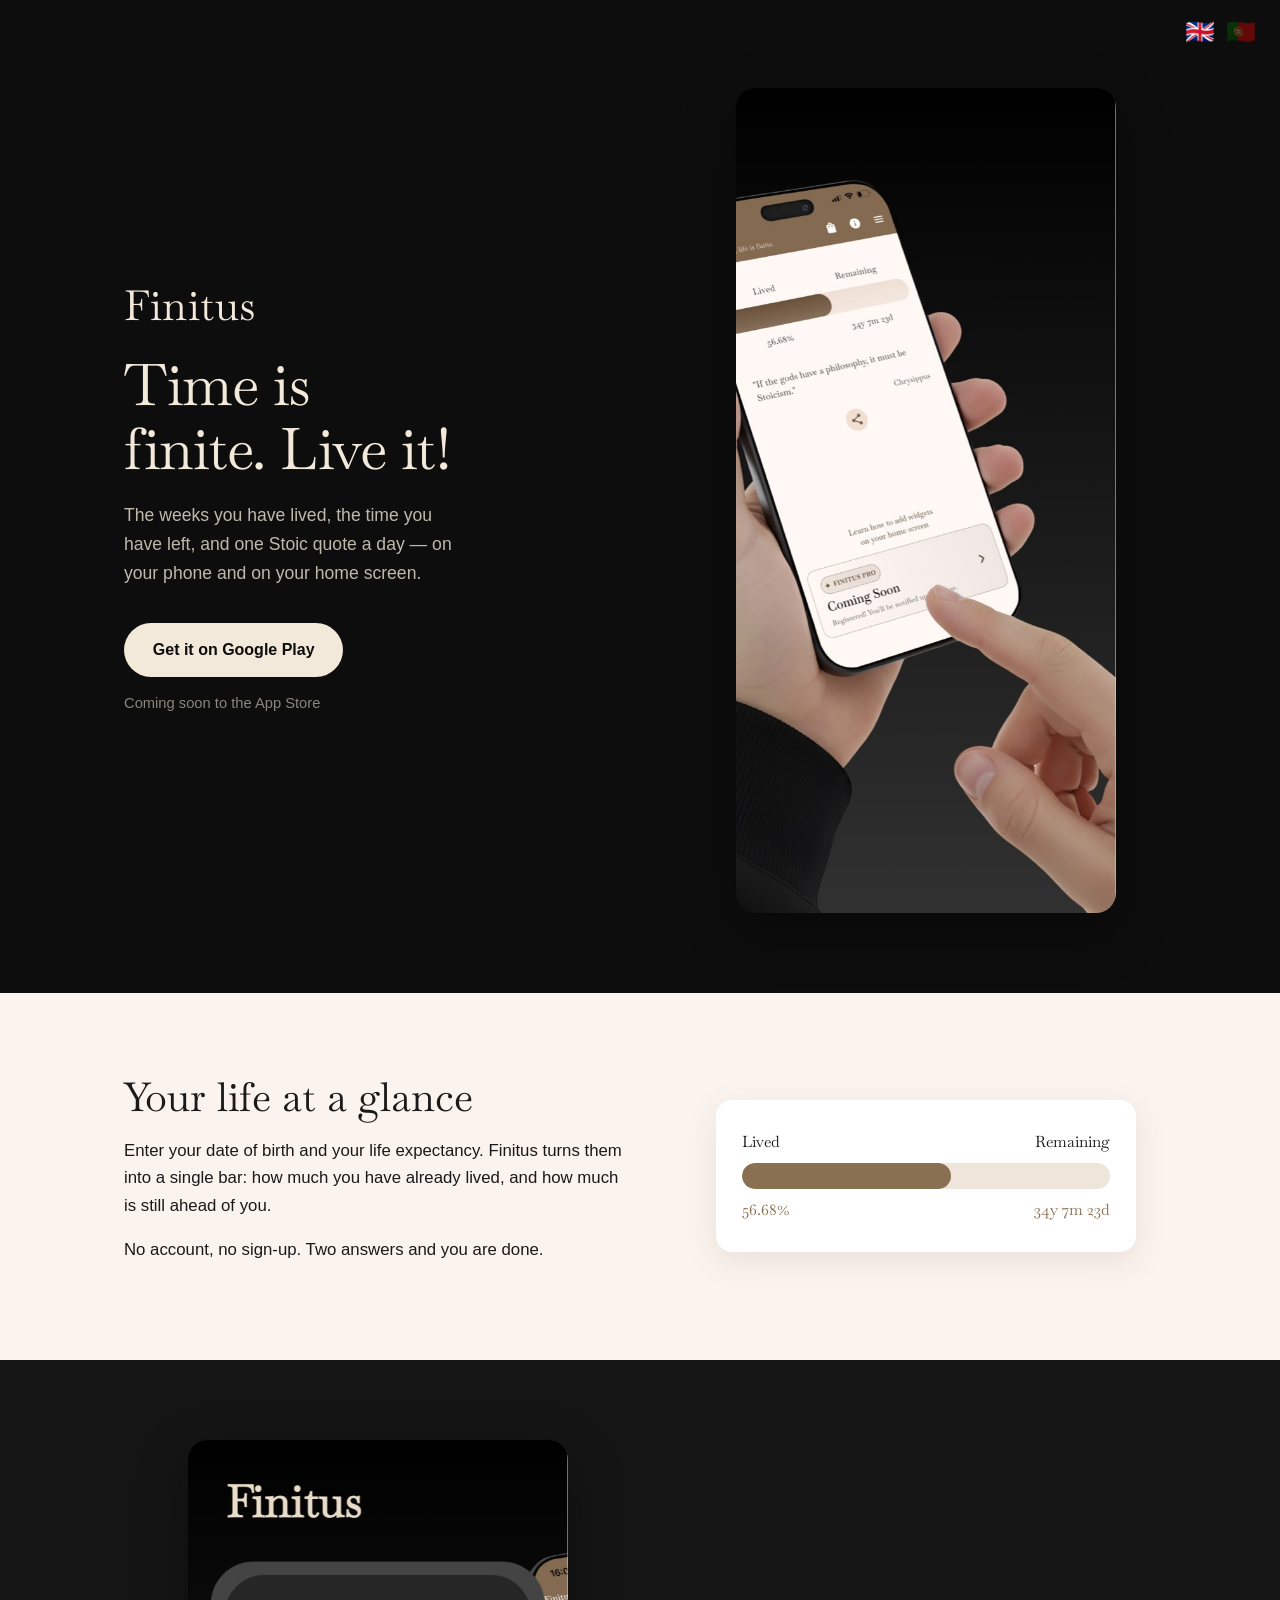
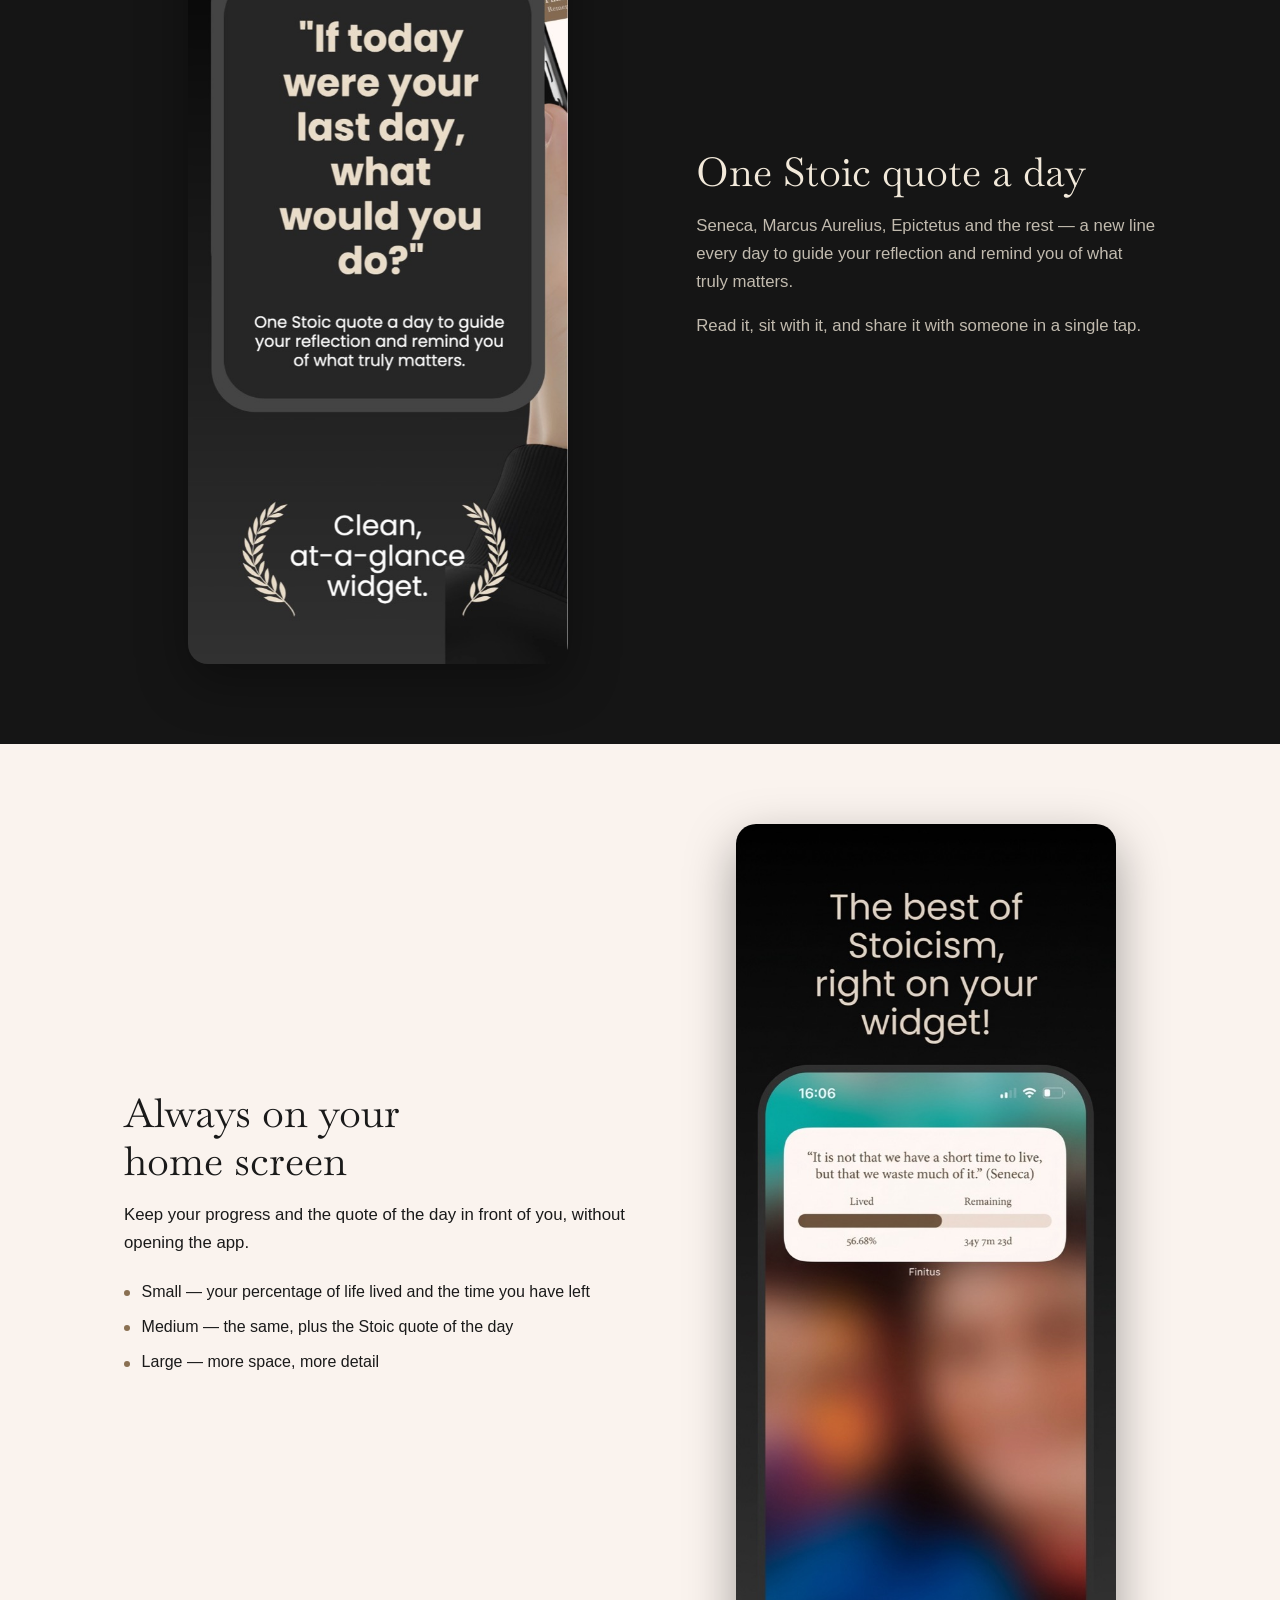
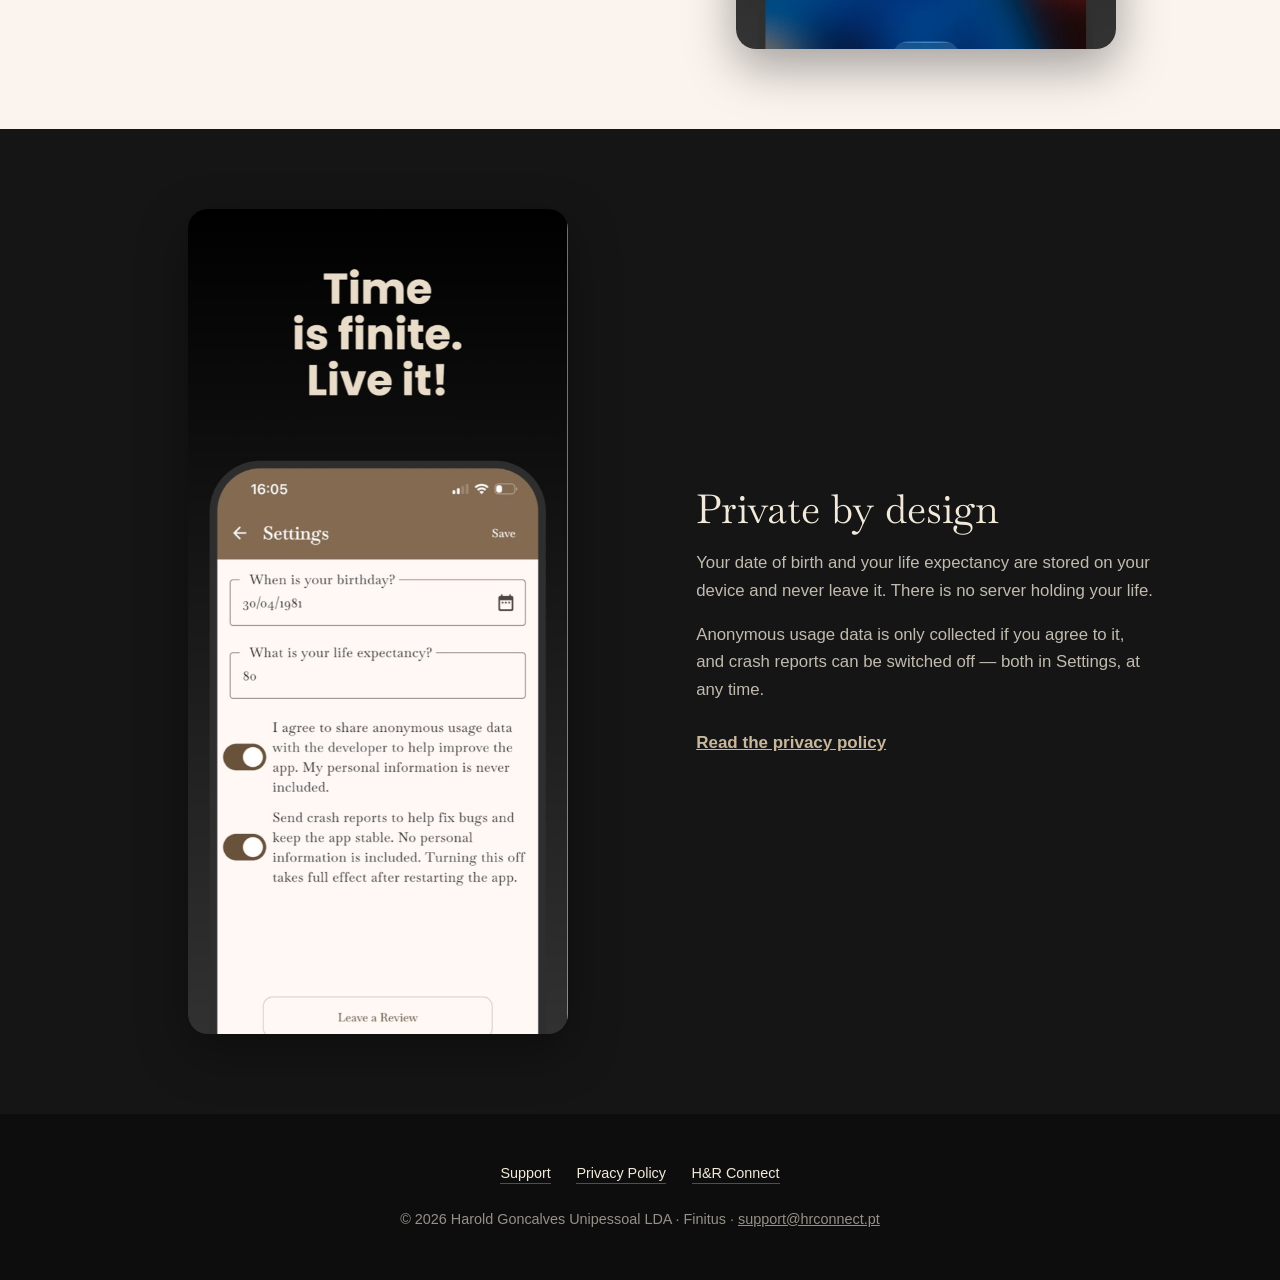
<file: apps/finitus/index.html>
<!DOCTYPE html>
<html lang="en">
<head>
  <meta charset="UTF-8" />
  <meta name="viewport" content="width=device-width, initial-scale=1.0" />
  <title>Finitus — Time is finite. Live it!</title>
  <meta name="description" content="Finitus shows the weeks you have lived and the time you have left, with one Stoic quote a day — on your phone and on your home screen widget." />
  <link rel="canonical" href="https://hrconnect.pt/apps/finitus/" />

  <meta property="og:type" content="website" />
  <meta property="og:url" content="https://hrconnect.pt/apps/finitus/" />
  <meta property="og:title" content="Finitus — Time is finite. Live it!" />
  <meta property="og:description" content="The weeks you have lived, the time you have left, and one Stoic quote a day." />
  <meta property="og:image" content="https://hrconnect.pt/apps/finitus/img/quote.jpg" />
  <meta name="twitter:card" content="summary_large_image" />

  <link rel="icon" type="image/png" sizes="32x32" href="/assets/img/favicon/favicon-32x32.png">
  <link rel="icon" type="image/png" sizes="16x16" href="/assets/img/favicon/favicon-16x16.png">
  <link rel="apple-touch-icon" sizes="180x180" href="/assets/img/favicon/apple-touch-icon.png">

  <link rel="preconnect" href="https://fonts.googleapis.com">
  <link rel="preconnect" href="https://fonts.gstatic.com" crossorigin>
  <link href="https://fonts.googleapis.com/css2?family=Baskervville:ital@0;1&display=swap" rel="stylesheet">

  <style>
    :root {
      --ink: #0D0D0D;
      --ink-soft: #151515;
      --cream: #F2E9DA;
      --taupe: #8A7052;
      --taupe-light: #C9B79C;
      --paper: #FAF3EE;
      --text: #1A1A1A;
      --serif: "Baskervville", Georgia, "Times New Roman", serif;
      --sans: -apple-system, BlinkMacSystemFont, "Segoe UI", Roboto, Helvetica, Arial, sans-serif;
    }

    *, *::before, *::after { box-sizing: border-box; margin: 0; padding: 0; }

    body {
      font-family: var(--sans);
      font-size: 17px;
      line-height: 1.65;
      color: var(--text);
      background: var(--paper);
      -webkit-font-smoothing: antialiased;
    }

    .wrap {
      width: 100%;
      max-width: 1080px;
      margin: 0 auto;
      padding: 0 24px;
    }

    /* ---------- Language switcher ---------- */

    .lang-switch {
      position: absolute;
      top: 20px;
      right: 24px;
      display: flex;
      gap: 0.7rem;
      z-index: 5;
    }

    .lang-switch span {
      cursor: pointer;
      font-size: 1.5rem;
      line-height: 1;
      opacity: 0.35;
      transition: transform 0.2s ease, opacity 0.2s ease;
    }

    .lang-switch span:hover { transform: scale(1.1); }
    .lang-switch span.active { opacity: 1; }
    .lang-switch span:focus-visible { outline: 2px solid var(--cream); outline-offset: 3px; }

    /* ---------- Shared section layout ---------- */

    .row {
      display: grid;
      grid-template-columns: 1fr;
      gap: 2.5rem;
      align-items: center;
      justify-items: center;
      text-align: center;
    }

    @media (min-width: 840px) {
      .row {
        grid-template-columns: 1.05fr 0.95fr;
        gap: 4rem;
        text-align: left;
        justify-items: stretch;
      }
      .row--flip .row-copy { order: 2; }
      .row--flip .row-shot { order: 1; }
    }

    .row-shot { display: flex; justify-content: center; }

    .shot {
      width: 100%;
      max-width: 380px;
      border-radius: 20px;
      overflow: hidden;
      box-shadow: 0 18px 50px rgba(0, 0, 0, 0.35);
    }

    .shot img {
      width: 100%;
      height: auto;
      display: block;
    }

    /* ---------- Hero ---------- */

    .hero {
      position: relative;
      background: var(--ink);
      color: var(--cream);
      padding: 5.5rem 0 5rem;
    }

    .wordmark {
      font-family: var(--serif);
      font-size: 2.6rem;
      letter-spacing: 0.5px;
      line-height: 1;
      margin-bottom: 1.6rem;
    }

    .hero h1 {
      font-family: var(--serif);
      font-weight: 400;
      font-size: clamp(2.3rem, 6vw, 3.6rem);
      line-height: 1.12;
      letter-spacing: -0.5px;
      text-wrap: balance;
      margin-bottom: 1.2rem;
    }

    .lede {
      font-size: 1.1rem;
      color: rgba(242, 233, 218, 0.78);
      max-width: 34ch;
      margin: 0 auto 2.2rem;
    }

    @media (min-width: 840px) {
      .lede { margin: 0 0 2.2rem; }
    }

    .cta {
      display: flex;
      flex-direction: column;
      align-items: center;
      gap: 0.9rem;
    }

    @media (min-width: 840px) {
      .cta { align-items: flex-start; }
    }

    .btn-store {
      display: inline-block;
      background: var(--cream);
      color: var(--ink);
      text-decoration: none;
      font-weight: 600;
      font-size: 1rem;
      padding: 0.85rem 1.8rem;
      border-radius: 999px;
      transition: transform 0.2s ease, background 0.2s ease;
    }

    .btn-store:hover { transform: translateY(-2px); background: #fff; }

    .soon {
      font-size: 0.92rem;
      color: rgba(242, 233, 218, 0.55);
    }

    /* Add the App Store badge here once the iOS app is live; the listing 404s until then. */

    /* ---------- Content sections ---------- */

    .section { padding: 5rem 0; }
    .section--paper { background: var(--paper); color: var(--text); }
    .section--ink { background: var(--ink-soft); color: var(--cream); }

    .section h2 {
      font-family: var(--serif);
      font-weight: 400;
      font-size: clamp(1.8rem, 4.2vw, 2.5rem);
      line-height: 1.2;
      text-wrap: balance;
      margin-bottom: 1rem;
    }

    .section p { font-size: 1.05rem; margin-bottom: 1rem; }
    .section--ink p { color: rgba(242, 233, 218, 0.78); }

    .sizes { list-style: none; margin-top: 1.4rem; }

    .sizes li {
      padding-left: 1.1rem;
      position: relative;
      margin-bottom: 0.55rem;
      color: rgba(242, 233, 218, 0.78);
      font-size: 1rem;
    }

    .sizes li::before {
      content: "";
      position: absolute;
      left: 0;
      top: 0.72em;
      width: 6px;
      height: 6px;
      border-radius: 50%;
      background: var(--taupe-light);
    }

    /* The widget list now sits on a light section, the privacy link on a dark one. */
    .sizes--light li { color: var(--text); }
    .sizes--light li::before { background: var(--taupe); }

    .link-more {
      display: inline-block;
      margin-top: 0.6rem;
      color: var(--taupe);
      font-weight: 600;
    }

    .link-more--dark { color: var(--taupe-light); }

    /* ---------- Progress bar (mirrors the app) ---------- */

    .gauge {
      width: 100%;
      max-width: 420px;
      background: #fff;
      border-radius: 16px;
      padding: 1.8rem 1.6rem;
      box-shadow: 0 10px 30px rgba(138, 112, 82, 0.13);
      font-family: var(--serif);
    }

    .gauge-labels, .gauge-values {
      display: flex;
      justify-content: space-between;
      font-size: 0.98rem;
    }

    .gauge-labels { color: var(--text); margin-bottom: 0.5rem; }
    .gauge-values { color: var(--taupe); margin-top: 0.5rem; }

    .gauge-bar {
      height: 26px;
      border-radius: 999px;
      background: #EFE5DA;
      overflow: hidden;
    }

    .gauge-fill {
      width: 56.68%;
      height: 100%;
      border-radius: 999px;
      background: var(--taupe);
    }

    /* ---------- Footer ---------- */

    footer {
      background: var(--ink);
      color: rgba(242, 233, 218, 0.6);
      padding: 3rem 0;
      text-align: center;
      font-size: 0.9rem;
    }

    .foot-links {
      list-style: none;
      display: flex;
      flex-wrap: wrap;
      justify-content: center;
      gap: 1.6rem;
      margin-bottom: 1.4rem;
    }

    .foot-links a {
      color: var(--cream);
      text-decoration: none;
      border-bottom: 1px solid rgba(242, 233, 218, 0.3);
      padding-bottom: 2px;
    }

    .foot-links a:hover { border-bottom-color: var(--cream); }
    footer a { color: inherit; }
  </style>
</head>
<body>

  <!-- ---------- Hero ---------- -->
  <header class="hero">
    <div class="lang-switch" role="group" aria-label="Language selection">
      <span id="lang-en" class="active" aria-pressed="true" role="button" tabindex="0" title="English">🇬🇧</span>
      <span id="lang-pt" aria-pressed="false" role="button" tabindex="0" title="Português">🇵🇹</span>
    </div>

    <div class="wrap row">
      <div class="row-copy">
        <p class="wordmark">Finitus</p>
        <h1 data-en="Time is finite. Live it!" data-pt="O tempo é finito. Vive-o!">Time is finite. Live it!</h1>
        <p class="lede"
           data-en="The weeks you have lived, the time you have left, and one Stoic quote a day — on your phone and on your home screen."
           data-pt="As semanas que já viveste, o tempo que te resta e uma citação estoica por dia — no telemóvel e no ecrã principal.">The weeks you have lived, the time you have left, and one Stoic quote a day.</p>
        <div class="cta">
          <a class="btn-store" href="https://play.google.com/store/apps/details?id=pt.hrconnect.finitus"
             data-en="Get it on Google Play" data-pt="Obter no Google Play">Get it on Google Play</a>
          <span class="soon" data-en="Coming soon to the App Store" data-pt="Em breve na App Store">Coming soon to the App Store</span>
        </div>
      </div>
      <div class="row-shot">
        <div class="shot">
          <img src="img/home.jpg" width="599" height="1300"
               alt="Finitus running on a phone, showing life lived and time remaining with a Stoic quote" />
        </div>
      </div>
    </div>
  </header>

  <!-- ---------- Your life at a glance ---------- -->
  <section class="section section--paper">
    <div class="wrap row">
      <div class="row-copy">
        <h2 data-en="Your life at a glance" data-pt="A tua vida num relance">Your life at a glance</h2>
        <p data-en="Enter your date of birth and your life expectancy. Finitus turns them into a single bar: how much you have already lived, and how much is still ahead of you."
           data-pt="Indica a tua data de nascimento e a tua esperança de vida. O Finitus transforma-as numa única barra: quanto já viveste e quanto ainda tens pela frente.">Enter your date of birth and your life expectancy. Finitus turns them into a single bar.</p>
        <p data-en="No account, no sign-up. Two answers and you are done."
           data-pt="Sem conta, sem registo. Duas respostas e está feito.">No account, no sign-up. Two answers and you are done.</p>
      </div>
      <div class="row-shot">
        <div class="gauge" aria-hidden="true">
          <div class="gauge-labels">
            <span data-en="Lived" data-pt="Vivido">Lived</span>
            <span data-en="Remaining" data-pt="Restante">Remaining</span>
          </div>
          <div class="gauge-bar"><div class="gauge-fill"></div></div>
          <div class="gauge-values">
            <span>56.68%</span>
            <span data-en="34y 7m 23d" data-pt="34a 7m 23d">34y 7m 23d</span>
          </div>
        </div>
      </div>
    </div>
  </section>

  <!-- ---------- One quote a day ---------- -->
  <section class="section section--ink">
    <div class="wrap row row--flip">
      <div class="row-copy">
        <h2 data-en="One Stoic quote a day" data-pt="Uma citação estoica por dia">One Stoic quote a day</h2>
        <p data-en="Seneca, Marcus Aurelius, Epictetus and the rest — a new line every day to guide your reflection and remind you of what truly matters."
           data-pt="Séneca, Marco Aurélio, Epicteto e os restantes — uma frase nova por dia para guiar a tua reflexão e lembrar-te do que realmente importa.">Seneca, Marcus Aurelius, Epictetus and the rest — a new line every day.</p>
        <p data-en="Read it, sit with it, and share it with someone in a single tap."
           data-pt="Lê-a, deixa-a assentar, e partilha-a com alguém num só toque.">Read it, sit with it, and share it with someone in a single tap.</p>
      </div>
      <div class="row-shot">
        <div class="shot">
          <img src="img/quote.jpg" width="599" height="1300"
               alt="Finitus quote card: If today were your last day, what would you do?" />
        </div>
      </div>
    </div>
  </section>

  <!-- ---------- Widget ---------- -->
  <section class="section section--paper">
    <div class="wrap row">
      <div class="row-copy">
        <h2 data-en="Always on your home screen" data-pt="Sempre no teu ecrã principal">Always on your home screen</h2>
        <p data-en="Keep your progress and the quote of the day in front of you, without opening the app."
           data-pt="Mantém o teu progresso e a citação do dia à vista, sem sequer abrires a app.">Keep your progress and the quote of the day in front of you, without opening the app.</p>
        <ul class="sizes sizes--light">
          <li data-en="Small — your percentage of life lived and the time you have left"
              data-pt="Pequeno — a percentagem de vida vivida e o tempo que te resta">Small — your percentage of life lived and the time you have left</li>
          <li data-en="Medium — the same, plus the Stoic quote of the day"
              data-pt="Médio — o mesmo, mais a citação estoica do dia">Medium — the same, plus the Stoic quote of the day</li>
          <li data-en="Large — more space, more detail"
              data-pt="Grande — mais espaço, mais detalhe">Large — more space, more detail</li>
        </ul>
      </div>
      <div class="row-shot">
        <div class="shot">
          <img src="img/widget.jpg" width="599" height="1300"
               alt="The Finitus widget on a home screen, showing a Seneca quote above the lived and remaining bar" />
        </div>
      </div>
    </div>
  </section>

  <!-- ---------- Privacy ---------- -->
  <section class="section section--ink">
    <div class="wrap row row--flip">
      <div class="row-copy">
        <h2 data-en="Private by design" data-pt="Privado por construção">Private by design</h2>
        <p data-en="Your date of birth and your life expectancy are stored on your device and never leave it. There is no server holding your life."
           data-pt="A tua data de nascimento e a tua esperança de vida ficam guardadas no teu dispositivo e nunca saem de lá. Não há servidor nenhum a guardar a tua vida.">Your date of birth and your life expectancy are stored on your device and never leave it.</p>
        <p data-en="Anonymous usage data is only collected if you agree to it, and crash reports can be switched off — both in Settings, at any time."
           data-pt="Os dados anónimos de utilização só são recolhidos se concordares, e os relatórios de erros podem ser desativados — tudo nas Definições, a qualquer momento.">Anonymous usage data is only collected if you agree to it, and crash reports can be switched off.</p>
        <a class="link-more link-more--dark" href="https://hrconnect.pt/assets/public/finitusapp/FinitusAppPrivacyPolicy.html"
           data-en="Read the privacy policy" data-pt="Ler a política de privacidade">Read the privacy policy</a>
      </div>
      <div class="row-shot">
        <div class="shot">
          <img src="img/settings.jpg" width="599" height="1300"
               alt="The Finitus settings screen, with the birthday and life expectancy fields and the consent toggles" />
        </div>
      </div>
    </div>
  </section>

  <!-- ---------- Footer ---------- -->
  <footer>
    <div class="wrap">
      <ul class="foot-links">
        <li><a href="/apps/finitus/support/" data-en="Support" data-pt="Suporte">Support</a></li>
        <li><a href="https://hrconnect.pt/assets/public/finitusapp/FinitusAppPrivacyPolicy.html"
               data-en="Privacy Policy" data-pt="Política de Privacidade">Privacy Policy</a></li>
        <li><a href="https://hrconnect.pt/" data-en="H&amp;R Connect" data-pt="H&amp;R Connect">H&amp;R Connect</a></li>
      </ul>
      <p>© 2026 Harold Goncalves Unipessoal LDA · Finitus · <a href="mailto:support@hrconnect.pt">support@hrconnect.pt</a></p>
    </div>
  </footer>

<script>
  function setLanguage(lang) {
    document.documentElement.lang = lang;
    document.querySelectorAll('[data-en]').forEach(el => {
      el.textContent = el.getAttribute('data-' + lang);
    });

    // Update language buttons
    document.getElementById('lang-en').classList.toggle('active', lang === 'en');
    document.getElementById('lang-pt').classList.toggle('active', lang === 'pt');
    document.getElementById('lang-en').setAttribute('aria-pressed', lang === 'en');
    document.getElementById('lang-pt').setAttribute('aria-pressed', lang === 'pt');
  }

  ['en', 'pt'].forEach(lang => {
    const button = document.getElementById('lang-' + lang);
    button.onclick = () => setLanguage(lang);
    button.onkeydown = event => {
      if (event.key === 'Enter' || event.key === ' ') {
        event.preventDefault();
        setLanguage(lang);
      }
    };
  });

  setLanguage('en');
</script>
</body>
</html>
</file>
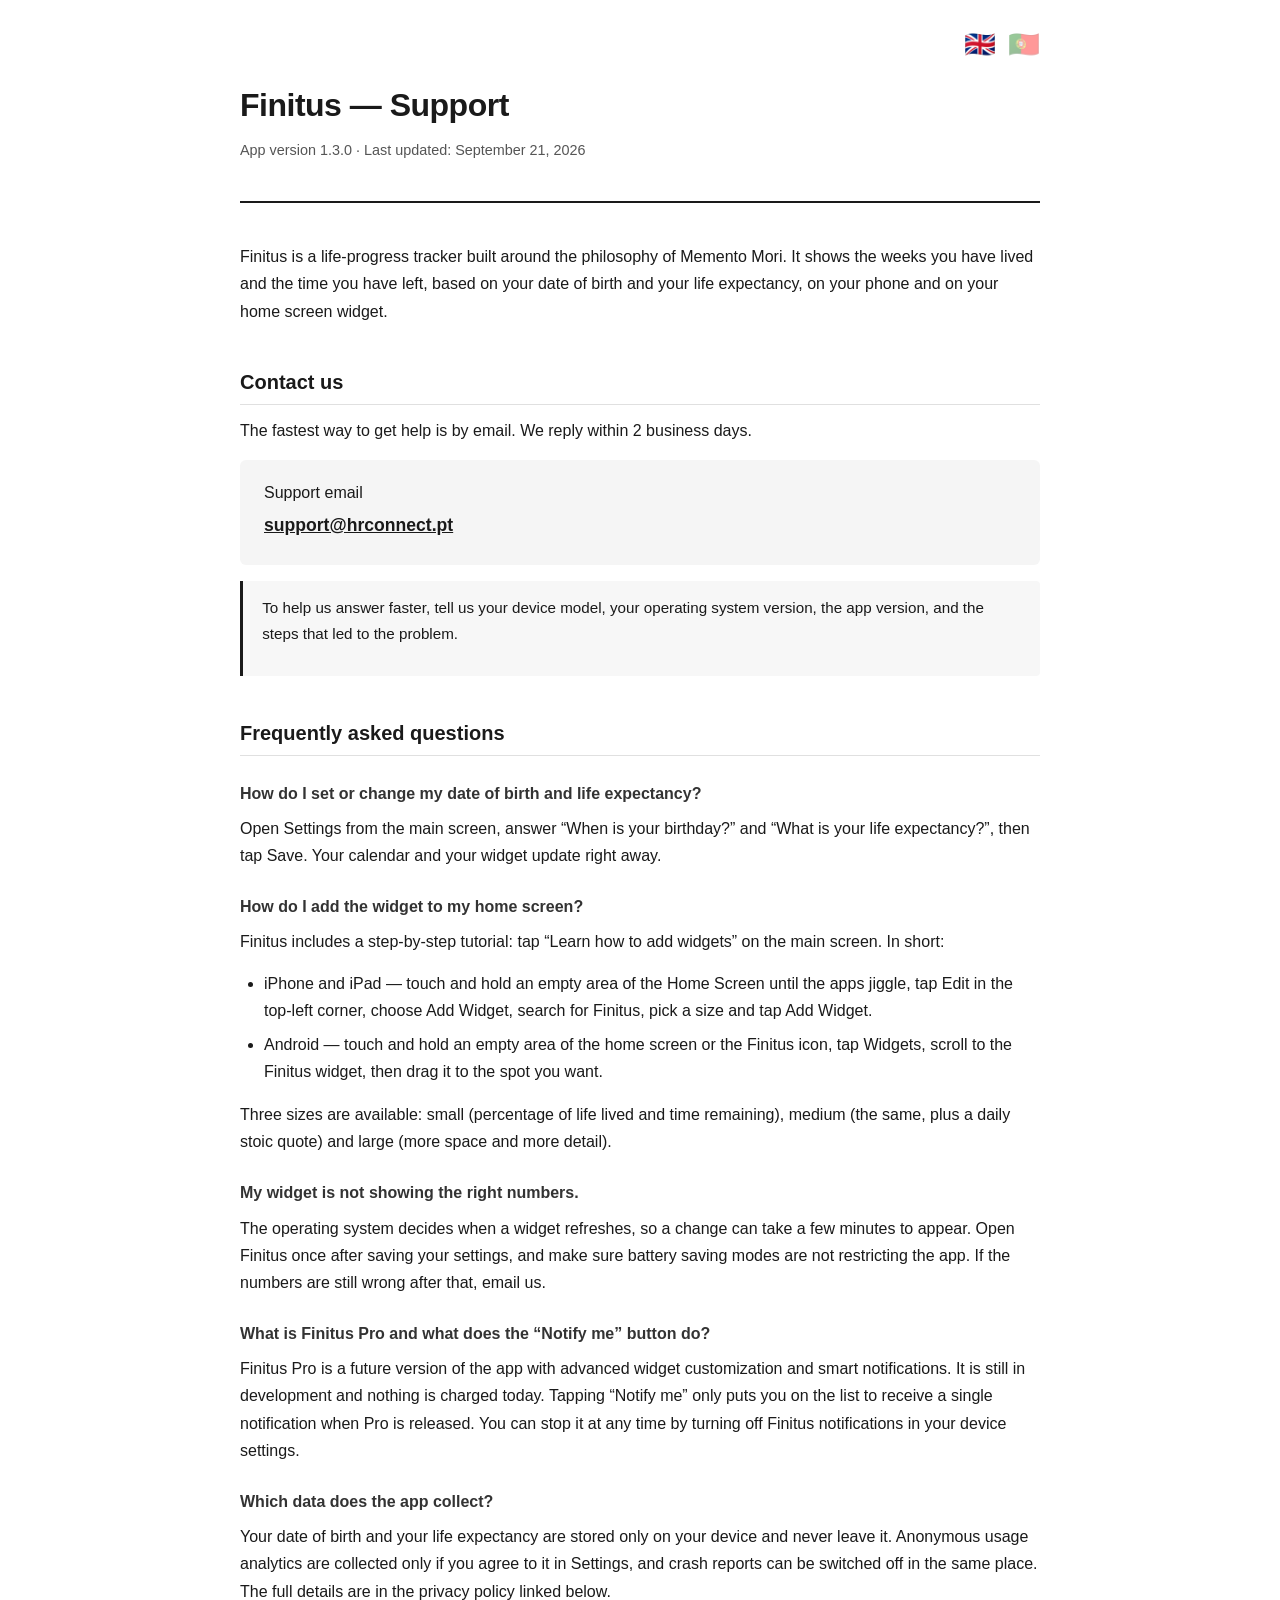
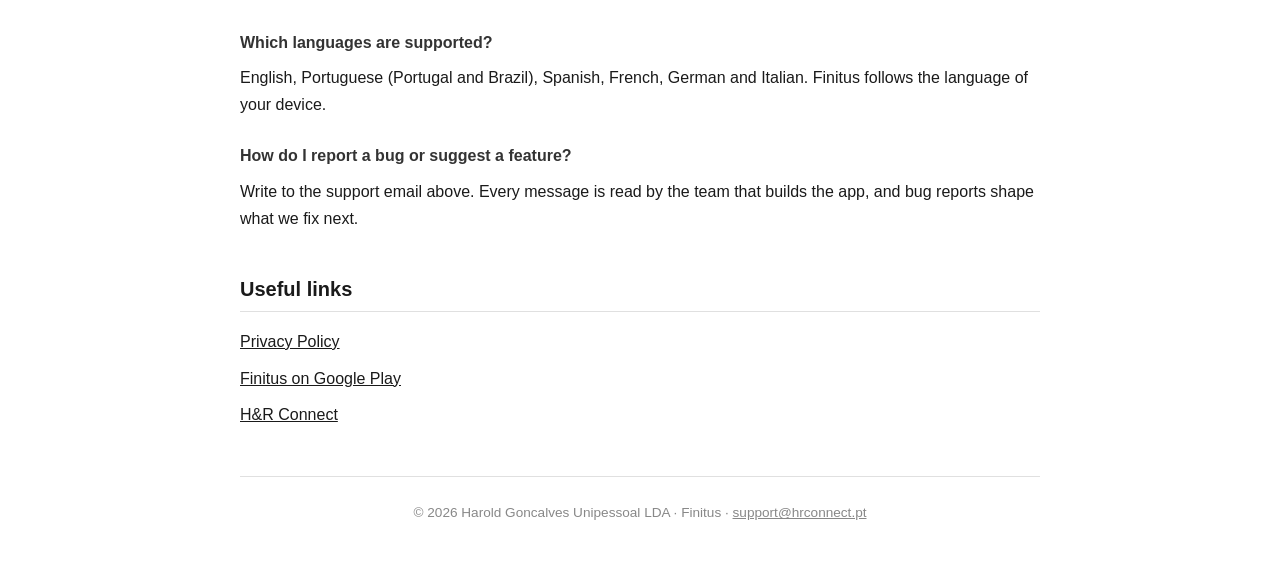
<file: apps/finitus/support/index.html>
<!DOCTYPE html>
<html lang="en">
<head>
  <meta charset="UTF-8" />
  <meta name="viewport" content="width=device-width, initial-scale=1.0" />
  <title>Support — Finitus</title>
  <meta name="description" content="Support page for the Finitus app: contact, frequently asked questions, widgets, notifications, privacy and data deletion." />
  <link rel="icon" type="image/png" sizes="32x32" href="/assets/img/favicon/favicon-32x32.png">
  <link rel="icon" type="image/png" sizes="16x16" href="/assets/img/favicon/favicon-16x16.png">
  <link rel="apple-touch-icon" sizes="180x180" href="/assets/img/favicon/apple-touch-icon.png">
  <style>
    *, *::before, *::after { box-sizing: border-box; margin: 0; padding: 0; }

    body {
      font-family: -apple-system, BlinkMacSystemFont, "Segoe UI", Roboto, Helvetica, Arial, sans-serif;
      font-size: 16px;
      line-height: 1.7;
      color: #1a1a1a;
      background: #ffffff;
      padding: 2rem 1rem;
    }

    .container {
      max-width: 800px;
      margin: 0 auto;
    }

    header {
      border-bottom: 2px solid #1a1a1a;
      padding-bottom: 1.5rem;
      margin-bottom: 2.5rem;
    }

    header h1 {
      font-size: 2rem;
      font-weight: 700;
      letter-spacing: -0.5px;
    }

    header .meta {
      margin-top: 0.4rem;
      font-size: 0.9rem;
      color: #555;
    }

    .lang-switch {
      display: flex;
      justify-content: flex-end;
      gap: 0.75rem;
      margin-bottom: 1.25rem;
    }

    .lang-switch span {
      cursor: pointer;
      font-size: 1.6rem;
      line-height: 1;
      opacity: 0.4;
      transition: transform 0.2s ease, opacity 0.2s ease;
    }

    .lang-switch span:hover { transform: scale(1.1); }
    .lang-switch span.active { opacity: 1; }

    .lang-switch span:focus-visible {
      outline: 2px solid #1a1a1a;
      outline-offset: 3px;
    }

    h2 {
      font-size: 1.25rem;
      font-weight: 700;
      margin: 2.5rem 0 0.75rem;
      padding-bottom: 0.3rem;
      border-bottom: 1px solid #e0e0e0;
    }

    h3 {
      font-size: 1rem;
      font-weight: 600;
      margin: 1.5rem 0 0.5rem;
      color: #333;
    }

    p {
      margin-bottom: 0.9rem;
    }

    ul, ol {
      margin: 0.5rem 0 1rem 1.5rem;
    }

    li {
      margin-bottom: 0.4rem;
    }

    a {
      color: #1a1a1a;
      text-decoration: underline;
    }

    a:hover {
      color: #555;
    }

    .highlight-box {
      background: #f7f7f7;
      border-left: 3px solid #1a1a1a;
      padding: 0.9rem 1.2rem;
      margin: 1rem 0;
      border-radius: 0 4px 4px 0;
      font-size: 0.95rem;
    }

    .contact-block {
      background: #f5f5f5;
      border-radius: 6px;
      padding: 1.2rem 1.5rem;
      margin-top: 1rem;
    }

    .contact-block p {
      margin-bottom: 0.3rem;
    }

    .contact-block .email {
      font-size: 1.1rem;
      font-weight: 600;
    }

    .links-list {
      list-style: none;
      margin: 1rem 0 0 0;
    }

    .links-list li {
      margin-bottom: 0.6rem;
    }

    footer {
      margin-top: 3rem;
      padding-top: 1.5rem;
      border-top: 1px solid #e0e0e0;
      font-size: 0.85rem;
      color: #888;
      text-align: center;
    }

    footer a { color: #888; }

    @media (max-width: 600px) {
      header h1 { font-size: 1.5rem; }
    }
  </style>
</head>
<body>
<div class="container">

  <div class="lang-switch" role="group" aria-label="Language selection">
    <span id="lang-en" class="active" aria-pressed="true" role="button" tabindex="0" title="English">🇬🇧</span>
    <span id="lang-pt" aria-pressed="false" role="button" tabindex="0" title="Português">🇵🇹</span>
  </div>

  <header>
    <h1 data-en="Finitus — Support" data-pt="Finitus — Suporte">Finitus — Support</h1>
    <p class="meta"
       data-en="App version 1.3.0 · Last updated: September 21, 2026"
       data-pt="Versão da app 1.3.0 · Última atualização: 21 de setembro de 2026">App version 1.3.0 · Last updated: September 21, 2026</p>
  </header>

  <p data-en="Finitus is a life-progress tracker built around the philosophy of Memento Mori. It shows the weeks you have lived and the time you have left, based on your date of birth and your life expectancy, on your phone and on your home screen widget."
     data-pt="O Finitus é um contador de progresso de vida construído à volta da filosofia Memento Mori. Mostra as semanas que já viveste e o tempo que te resta, a partir da tua data de nascimento e da tua esperança de vida, no telemóvel e no widget do ecrã principal.">Finitus is a life-progress tracker built around the philosophy of Memento Mori. It shows the weeks you have lived and the time you have left, based on your date of birth and your life expectancy, on your phone and on your home screen widget.</p>

  <!-- Contact -->
  <h2 data-en="Contact us" data-pt="Contactar-nos">Contact us</h2>
  <p data-en="The fastest way to get help is by email. We reply within 2 business days."
     data-pt="A forma mais rápida de obter ajuda é por email. Respondemos no prazo de 2 dias úteis.">The fastest way to get help is by email. We reply within 2 business days.</p>

  <div class="contact-block">
    <p data-en="Support email" data-pt="Email de suporte">Support email</p>
    <p class="email"><a href="mailto:support@hrconnect.pt">support@hrconnect.pt</a></p>
  </div>

  <div class="highlight-box">
    <p data-en="To help us answer faster, tell us your device model, your operating system version, the app version, and the steps that led to the problem."
       data-pt="Para respondermos mais depressa, indica o modelo do teu dispositivo, a versão do sistema operativo, a versão da app e os passos que levaram ao problema.">To help us answer faster, tell us your device model, your operating system version, the app version, and the steps that led to the problem.</p>
  </div>

  <!-- FAQ -->
  <h2 data-en="Frequently asked questions" data-pt="Perguntas frequentes">Frequently asked questions</h2>

  <h3 data-en="How do I set or change my date of birth and life expectancy?"
      data-pt="Como defino ou altero a minha data de nascimento e esperança de vida?">How do I set or change my date of birth and life expectancy?</h3>
  <p data-en="Open Settings from the main screen, answer “When is your birthday?” and “What is your life expectancy?”, then tap Save. Your calendar and your widget update right away."
     data-pt="Abre as Definições a partir do ecrã principal, responde a “Quando é o teu aniversário?” e “Qual é a tua esperança de vida?” e toca em Guardar. O teu calendário e o widget são atualizados de imediato.">Open Settings from the main screen, answer “When is your birthday?” and “What is your life expectancy?”, then tap Save.</p>

  <h3 data-en="How do I add the widget to my home screen?"
      data-pt="Como adiciono o widget ao ecrã principal?">How do I add the widget to my home screen?</h3>
  <p data-en="Finitus includes a step-by-step tutorial: tap “Learn how to add widgets” on the main screen. In short:"
     data-pt="O Finitus inclui um tutorial passo a passo: toca em “Aprende a adicionar widgets” no ecrã principal. Em resumo:">Finitus includes a step-by-step tutorial: tap “Learn how to add widgets” on the main screen. In short:</p>
  <ul>
    <li data-en="iPhone and iPad — touch and hold an empty area of the Home Screen until the apps jiggle, tap Edit in the top-left corner, choose Add Widget, search for Finitus, pick a size and tap Add Widget."
        data-pt="iPhone e iPad — toca e mantém premida uma área vazia do ecrã principal até as apps começarem a tremer, toca em Editar no canto superior esquerdo, escolhe Adicionar widget, procura Finitus, escolhe um tamanho e toca em Adicionar widget.">iPhone and iPad — touch and hold an empty area of the Home Screen, tap Edit, choose Add Widget, search for Finitus, pick a size and tap Add Widget.</li>
    <li data-en="Android — touch and hold an empty area of the home screen or the Finitus icon, tap Widgets, scroll to the Finitus widget, then drag it to the spot you want."
        data-pt="Android — toca e mantém premida uma área vazia do ecrã principal ou o ícone do Finitus, toca em Widgets, procura o widget do Finitus e arrasta-o para o sítio que quiseres.">Android — touch and hold an empty area of the home screen or the Finitus icon, tap Widgets, find the Finitus widget, then drag it where you want it.</li>
  </ul>
  <p data-en="Three sizes are available: small (percentage of life lived and time remaining), medium (the same, plus a daily stoic quote) and large (more space and more detail)."
     data-pt="Estão disponíveis três tamanhos: pequeno (percentagem de vida vivida e tempo restante), médio (o mesmo, mais uma citação estoica diária) e grande (mais espaço e mais detalhe).">Three sizes are available: small, medium and large.</p>

  <h3 data-en="My widget is not showing the right numbers."
      data-pt="O meu widget não mostra os números certos.">My widget is not showing the right numbers.</h3>
  <p data-en="The operating system decides when a widget refreshes, so a change can take a few minutes to appear. Open Finitus once after saving your settings, and make sure battery saving modes are not restricting the app. If the numbers are still wrong after that, email us."
     data-pt="É o sistema operativo que decide quando o widget é atualizado, por isso uma alteração pode demorar alguns minutos a aparecer. Abre o Finitus uma vez depois de guardares as definições e confirma que os modos de poupança de bateria não estão a restringir a app. Se mesmo assim os números continuarem errados, envia-nos um email.">The operating system decides when a widget refreshes, so a change can take a few minutes to appear.</p>

  <h3 data-en="What is Finitus Pro and what does the “Notify me” button do?"
      data-pt="O que é o Finitus Pro e o que faz o botão “Notificar-me”?">What is Finitus Pro and what does the “Notify me” button do?</h3>
  <p data-en="Finitus Pro is a future version of the app with advanced widget customization and smart notifications. It is still in development and nothing is charged today. Tapping “Notify me” only puts you on the list to receive a single notification when Pro is released. You can stop it at any time by turning off Finitus notifications in your device settings."
     data-pt="O Finitus Pro é uma versão futura da app com personalização avançada de widgets e notificações inteligentes. Está ainda em desenvolvimento e não é cobrado nada hoje. Tocar em “Notificar-me” apenas te coloca na lista para receberes uma única notificação quando o Pro for lançado. Podes cancelar a qualquer momento desativando as notificações do Finitus nas definições do dispositivo.">Finitus Pro is a future version of the app. Tapping “Notify me” only puts you on the list for a single notification when Pro is released.</p>

  <h3 data-en="Which data does the app collect?"
      data-pt="Que dados é que a app recolhe?">Which data does the app collect?</h3>
  <p data-en="Your date of birth and your life expectancy are stored only on your device and never leave it. Anonymous usage analytics are collected only if you agree to it in Settings, and crash reports can be switched off in the same place. The full details are in the privacy policy linked below."
     data-pt="A tua data de nascimento e a tua esperança de vida ficam guardadas apenas no teu dispositivo e nunca saem de lá. As estatísticas de utilização anónimas só são recolhidas se concordares nas Definições, e os relatórios de erros podem ser desativados no mesmo sítio. Os detalhes completos estão na política de privacidade ligada em baixo.">Your date of birth and your life expectancy are stored only on your device and never leave it.</p>

  <h3 data-en="Which languages are supported?"
      data-pt="Que idiomas são suportados?">Which languages are supported?</h3>
  <p data-en="English, Portuguese (Portugal and Brazil), Spanish, French, German and Italian. Finitus follows the language of your device."
     data-pt="Inglês, português (Portugal e Brasil), espanhol, francês, alemão e italiano. O Finitus segue o idioma do teu dispositivo.">English, Portuguese (Portugal and Brazil), Spanish, French, German and Italian.</p>

  <h3 data-en="How do I report a bug or suggest a feature?"
      data-pt="Como comunico um erro ou sugiro uma funcionalidade?">How do I report a bug or suggest a feature?</h3>
  <p data-en="Write to the support email above. Every message is read by the team that builds the app, and bug reports shape what we fix next."
     data-pt="Escreve para o email de suporte acima. Todas as mensagens são lidas pela equipa que faz a app, e os relatos de erros determinam o que corrigimos a seguir.">Write to the support email above. Every message is read by the team that builds the app.</p>

  <!-- Links -->
  <h2 data-en="Useful links" data-pt="Ligações úteis">Useful links</h2>
  <ul class="links-list">
    <li>
      <a href="https://hrconnect.pt/assets/public/finitusapp/FinitusAppPrivacyPolicy.html"
         data-en="Privacy Policy" data-pt="Política de Privacidade">Privacy Policy</a>
    </li>
    <!-- Add back once the iOS app is live on the App Store; the link 404s until then.
    <li>
      <a href="https://apps.apple.com/app/id6738554086"
         data-en="Finitus on the App Store" data-pt="Finitus na App Store">Finitus on the App Store</a>
    </li>
    -->
    <li>
      <a href="https://play.google.com/store/apps/details?id=pt.hrconnect.finitus"
         data-en="Finitus on Google Play" data-pt="Finitus no Google Play">Finitus on Google Play</a>
    </li>
    <li>
      <a href="https://hrconnect.pt/" data-en="H&amp;R Connect" data-pt="H&amp;R Connect">H&amp;R Connect</a>
    </li>
  </ul>

  <footer>
    <p>© 2026 Harold Goncalves Unipessoal LDA · Finitus · <a href="mailto:support@hrconnect.pt">support@hrconnect.pt</a></p>
  </footer>

</div>

<script>
  function setLanguage(lang) {
    document.documentElement.lang = lang;
    document.querySelectorAll('[data-en]').forEach(el => {
      el.textContent = el.getAttribute('data-' + lang);
    });

    // Update language buttons
    document.getElementById('lang-en').classList.toggle('active', lang === 'en');
    document.getElementById('lang-pt').classList.toggle('active', lang === 'pt');
    document.getElementById('lang-en').setAttribute('aria-pressed', lang === 'en');
    document.getElementById('lang-pt').setAttribute('aria-pressed', lang === 'pt');
  }

  ['en', 'pt'].forEach(lang => {
    const button = document.getElementById('lang-' + lang);
    button.onclick = () => setLanguage(lang);
    button.onkeydown = event => {
      if (event.key === 'Enter' || event.key === ' ') {
        event.preventDefault();
        setLanguage(lang);
      }
    };
  });

  setLanguage('en');
</script>
</body>
</html>
</file>
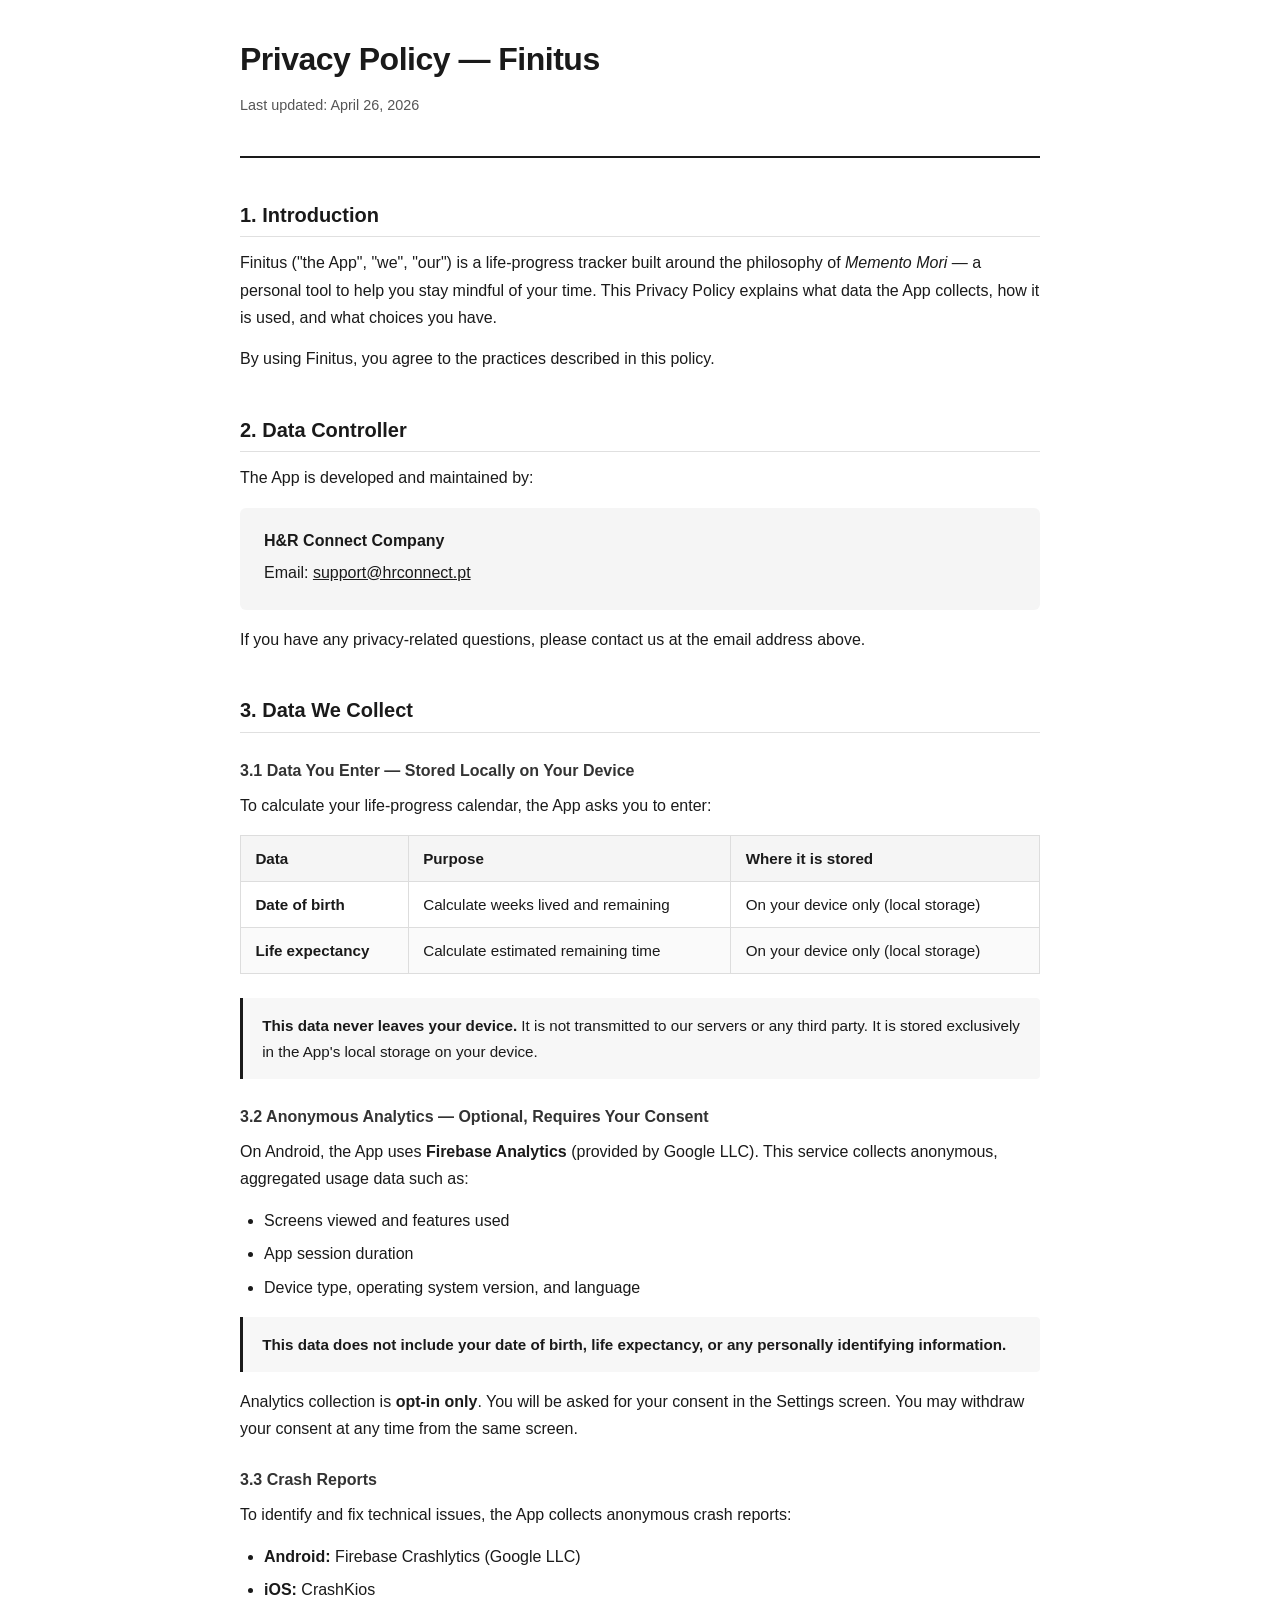
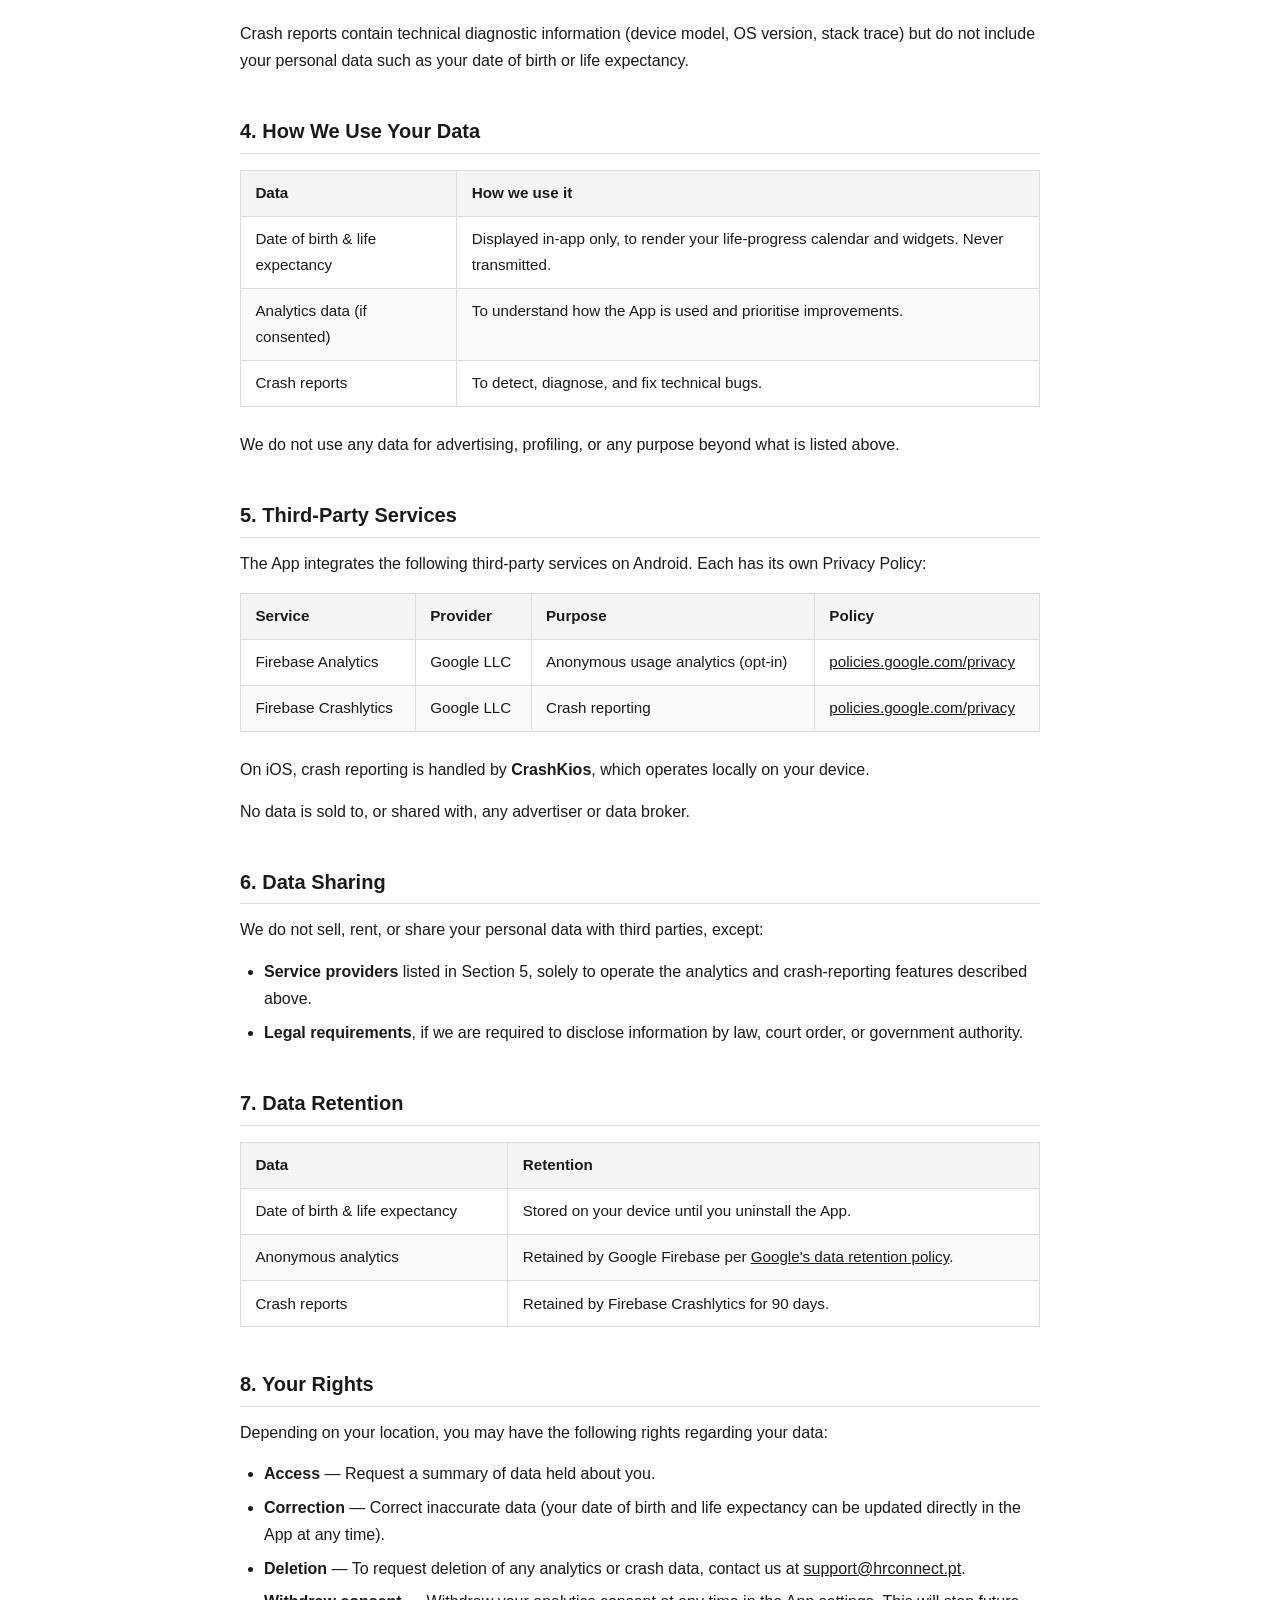
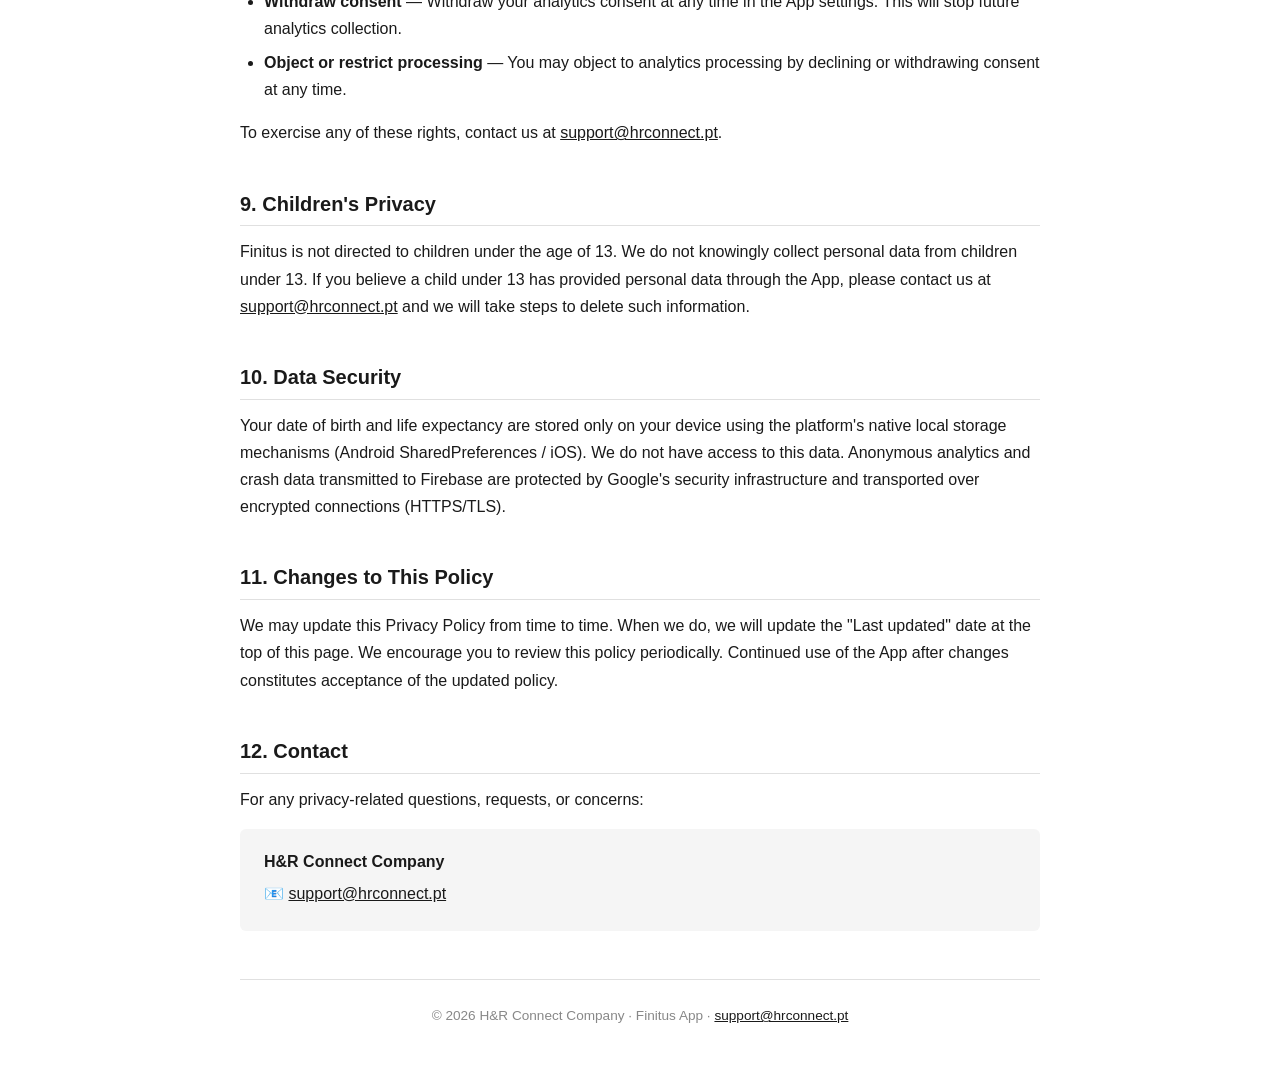
<file: assets/public/finitusapp/FinitusAppPrivacyPolicy.html>
<!DOCTYPE html>
<html lang="en">
<head>
  <meta charset="UTF-8" />
  <meta name="viewport" content="width=device-width, initial-scale=1.0" />
  <title>Privacy Policy — Finitus</title>
  <style>
    *, *::before, *::after { box-sizing: border-box; margin: 0; padding: 0; }

    body {
      font-family: -apple-system, BlinkMacSystemFont, "Segoe UI", Roboto, Helvetica, Arial, sans-serif;
      font-size: 16px;
      line-height: 1.7;
      color: #1a1a1a;
      background: #ffffff;
      padding: 2rem 1rem;
    }

    .container {
      max-width: 800px;
      margin: 0 auto;
    }

    header {
      border-bottom: 2px solid #1a1a1a;
      padding-bottom: 1.5rem;
      margin-bottom: 2.5rem;
    }

    header h1 {
      font-size: 2rem;
      font-weight: 700;
      letter-spacing: -0.5px;
    }

    header .meta {
      margin-top: 0.4rem;
      font-size: 0.9rem;
      color: #555;
    }

    h2 {
      font-size: 1.25rem;
      font-weight: 700;
      margin: 2.5rem 0 0.75rem;
      padding-bottom: 0.3rem;
      border-bottom: 1px solid #e0e0e0;
    }

    h3 {
      font-size: 1rem;
      font-weight: 600;
      margin: 1.5rem 0 0.5rem;
      color: #333;
    }

    p {
      margin-bottom: 0.9rem;
    }

    ul, ol {
      margin: 0.5rem 0 1rem 1.5rem;
    }

    li {
      margin-bottom: 0.4rem;
    }

    a {
      color: #1a1a1a;
      text-decoration: underline;
    }

    a:hover {
      color: #555;
    }

    table {
      width: 100%;
      border-collapse: collapse;
      margin: 1rem 0 1.5rem;
      font-size: 0.95rem;
    }

    th {
      background: #f5f5f5;
      text-align: left;
      padding: 0.6rem 0.9rem;
      font-weight: 600;
      border: 1px solid #ddd;
    }

    td {
      padding: 0.6rem 0.9rem;
      border: 1px solid #ddd;
      vertical-align: top;
    }

    tr:nth-child(even) td {
      background: #fafafa;
    }

    .highlight-box {
      background: #f7f7f7;
      border-left: 3px solid #1a1a1a;
      padding: 0.9rem 1.2rem;
      margin: 1rem 0;
      border-radius: 0 4px 4px 0;
      font-size: 0.95rem;
    }

    .contact-block {
      background: #f5f5f5;
      border-radius: 6px;
      padding: 1.2rem 1.5rem;
      margin-top: 1rem;
    }

    .contact-block p {
      margin-bottom: 0.3rem;
    }

    footer {
      margin-top: 3rem;
      padding-top: 1.5rem;
      border-top: 1px solid #e0e0e0;
      font-size: 0.85rem;
      color: #888;
      text-align: center;
    }

    @media (max-width: 600px) {
      header h1 { font-size: 1.5rem; }
      table { font-size: 0.85rem; }
      td, th { padding: 0.5rem 0.6rem; }
    }
  </style>
</head>
<body>
<div class="container">

  <header>
    <h1>Privacy Policy — Finitus</h1>
    <p class="meta">Last updated: April 26, 2026</p>
  </header>

  <!-- 1. Introduction -->
  <h2>1. Introduction</h2>
  <p>
    Finitus ("the App", "we", "our") is a life-progress tracker built around the philosophy of
    <em>Memento Mori</em> — a personal tool to help you stay mindful of your time. This Privacy
    Policy explains what data the App collects, how it is used, and what choices you have.
  </p>
  <p>By using Finitus, you agree to the practices described in this policy.</p>

  <!-- 2. Data Controller -->
  <h2>2. Data Controller</h2>
  <p>The App is developed and maintained by:</p>
  <div class="contact-block">
    <p><strong>H&amp;R Connect Company</strong></p>
    <p>Email: <a href="mailto:support@hrconnect.pt">support@hrconnect.pt</a></p>
  </div>
  <p style="margin-top:1rem;">If you have any privacy-related questions, please contact us at the email address above.</p>

  <!-- 3. Data We Collect -->
  <h2>3. Data We Collect</h2>

  <h3>3.1 Data You Enter — Stored Locally on Your Device</h3>
  <p>To calculate your life-progress calendar, the App asks you to enter:</p>
  <table>
    <thead>
      <tr><th>Data</th><th>Purpose</th><th>Where it is stored</th></tr>
    </thead>
    <tbody>
      <tr>
        <td><strong>Date of birth</strong></td>
        <td>Calculate weeks lived and remaining</td>
        <td>On your device only (local storage)</td>
      </tr>
      <tr>
        <td><strong>Life expectancy</strong></td>
        <td>Calculate estimated remaining time</td>
        <td>On your device only (local storage)</td>
      </tr>
    </tbody>
  </table>
  <div class="highlight-box">
    <strong>This data never leaves your device.</strong> It is not transmitted to our servers or
    any third party. It is stored exclusively in the App's local storage on your device.
  </div>

  <h3>3.2 Anonymous Analytics — Optional, Requires Your Consent</h3>
  <p>
    On Android, the App uses <strong>Firebase Analytics</strong> (provided by Google LLC). This
    service collects anonymous, aggregated usage data such as:
  </p>
  <ul>
    <li>Screens viewed and features used</li>
    <li>App session duration</li>
    <li>Device type, operating system version, and language</li>
  </ul>
  <div class="highlight-box">
    <strong>This data does not include your date of birth, life expectancy, or any personally
    identifying information.</strong>
  </div>
  <p>
    Analytics collection is <strong>opt-in only</strong>. You will be asked for your consent in
    the Settings screen. You may withdraw your consent at any time from the same screen.
  </p>

  <h3>3.3 Crash Reports</h3>
  <p>To identify and fix technical issues, the App collects anonymous crash reports:</p>
  <ul>
    <li><strong>Android:</strong> Firebase Crashlytics (Google LLC)</li>
    <li><strong>iOS:</strong> CrashKios</li>
  </ul>
  <p>
    Crash reports contain technical diagnostic information (device model, OS version, stack trace)
    but do not include your personal data such as your date of birth or life expectancy.
  </p>

  <!-- 4. How We Use Your Data -->
  <h2>4. How We Use Your Data</h2>
  <table>
    <thead>
      <tr><th>Data</th><th>How we use it</th></tr>
    </thead>
    <tbody>
      <tr>
        <td>Date of birth &amp; life expectancy</td>
        <td>Displayed in-app only, to render your life-progress calendar and widgets. Never transmitted.</td>
      </tr>
      <tr>
        <td>Analytics data (if consented)</td>
        <td>To understand how the App is used and prioritise improvements.</td>
      </tr>
      <tr>
        <td>Crash reports</td>
        <td>To detect, diagnose, and fix technical bugs.</td>
      </tr>
    </tbody>
  </table>
  <p>We do not use any data for advertising, profiling, or any purpose beyond what is listed above.</p>

  <!-- 5. Third-Party Services -->
  <h2>5. Third-Party Services</h2>
  <p>
    The App integrates the following third-party services on Android. Each has its own Privacy Policy:
  </p>
  <table>
    <thead>
      <tr><th>Service</th><th>Provider</th><th>Purpose</th><th>Policy</th></tr>
    </thead>
    <tbody>
      <tr>
        <td>Firebase Analytics</td>
        <td>Google LLC</td>
        <td>Anonymous usage analytics (opt-in)</td>
        <td><a href="https://policies.google.com/privacy" target="_blank" rel="noopener">policies.google.com/privacy</a></td>
      </tr>
      <tr>
        <td>Firebase Crashlytics</td>
        <td>Google LLC</td>
        <td>Crash reporting</td>
        <td><a href="https://policies.google.com/privacy" target="_blank" rel="noopener">policies.google.com/privacy</a></td>
      </tr>
    </tbody>
  </table>
  <p>On iOS, crash reporting is handled by <strong>CrashKios</strong>, which operates locally on your device.</p>
  <p>No data is sold to, or shared with, any advertiser or data broker.</p>

  <!-- 6. Data Sharing -->
  <h2>6. Data Sharing</h2>
  <p>We do not sell, rent, or share your personal data with third parties, except:</p>
  <ul>
    <li>
      <strong>Service providers</strong> listed in Section 5, solely to operate the analytics
      and crash-reporting features described above.
    </li>
    <li>
      <strong>Legal requirements</strong>, if we are required to disclose information by law,
      court order, or government authority.
    </li>
  </ul>

  <!-- 7. Data Retention -->
  <h2>7. Data Retention</h2>
  <table>
    <thead>
      <tr><th>Data</th><th>Retention</th></tr>
    </thead>
    <tbody>
      <tr>
        <td>Date of birth &amp; life expectancy</td>
        <td>Stored on your device until you uninstall the App.</td>
      </tr>
      <tr>
        <td>Anonymous analytics</td>
        <td>
          Retained by Google Firebase per
          <a href="https://support.google.com/analytics/answer/7667196" target="_blank" rel="noopener">
            Google's data retention policy</a>.
        </td>
      </tr>
      <tr>
        <td>Crash reports</td>
        <td>Retained by Firebase Crashlytics for 90 days.</td>
      </tr>
    </tbody>
  </table>

  <!-- 8. Your Rights -->
  <h2>8. Your Rights</h2>
  <p>Depending on your location, you may have the following rights regarding your data:</p>
  <ul>
    <li>
      <strong>Access</strong> — Request a summary of data held about you.
    </li>
    <li>
      <strong>Correction</strong> — Correct inaccurate data (your date of birth and life
      expectancy can be updated directly in the App at any time).
    </li>
    <li>
      <strong>Deletion</strong> — To request deletion of any analytics or crash data,
      contact us at <a href="mailto:support@hrconnect.pt">support@hrconnect.pt</a>.
    </li>
    <li>
      <strong>Withdraw consent</strong> — Withdraw your analytics consent at any time in the
      App settings. This will stop future analytics collection.
    </li>
    <li>
      <strong>Object or restrict processing</strong> — You may object to analytics processing
      by declining or withdrawing consent at any time.
    </li>
  </ul>
  <p>
    To exercise any of these rights, contact us at
    <a href="mailto:support@hrconnect.pt">support@hrconnect.pt</a>.
  </p>

  <!-- 9. Children's Privacy -->
  <h2>9. Children's Privacy</h2>
  <p>
    Finitus is not directed to children under the age of 13. We do not knowingly collect
    personal data from children under 13. If you believe a child under 13 has provided
    personal data through the App, please contact us at
    <a href="mailto:support@hrconnect.pt">support@hrconnect.pt</a> and we will take steps
    to delete such information.
  </p>

  <!-- 10. Data Security -->
  <h2>10. Data Security</h2>
  <p>
    Your date of birth and life expectancy are stored only on your device using the platform's
    native local storage mechanisms (Android SharedPreferences / iOS). We do not have access
    to this data. Anonymous analytics and crash data transmitted to Firebase are protected by
    Google's security infrastructure and transported over encrypted connections (HTTPS/TLS).
  </p>

  <!-- 11. Changes -->
  <h2>11. Changes to This Policy</h2>
  <p>
    We may update this Privacy Policy from time to time. When we do, we will update the
    "Last updated" date at the top of this page. We encourage you to review this policy
    periodically. Continued use of the App after changes constitutes acceptance of the
    updated policy.
  </p>

  <!-- 12. Contact -->
  <h2>12. Contact</h2>
  <p>For any privacy-related questions, requests, or concerns:</p>
  <div class="contact-block">
    <p><strong>H&amp;R Connect Company</strong></p>
    <p>📧 <a href="mailto:support@hrconnect.pt">support@hrconnect.pt</a></p>
  </div>

  <footer>
    <p>© 2026 H&amp;R Connect Company · Finitus App · <a href="mailto:support@hrconnect.pt">support@hrconnect.pt</a></p>
  </footer>

</div>
</body>
</html>
</file>
